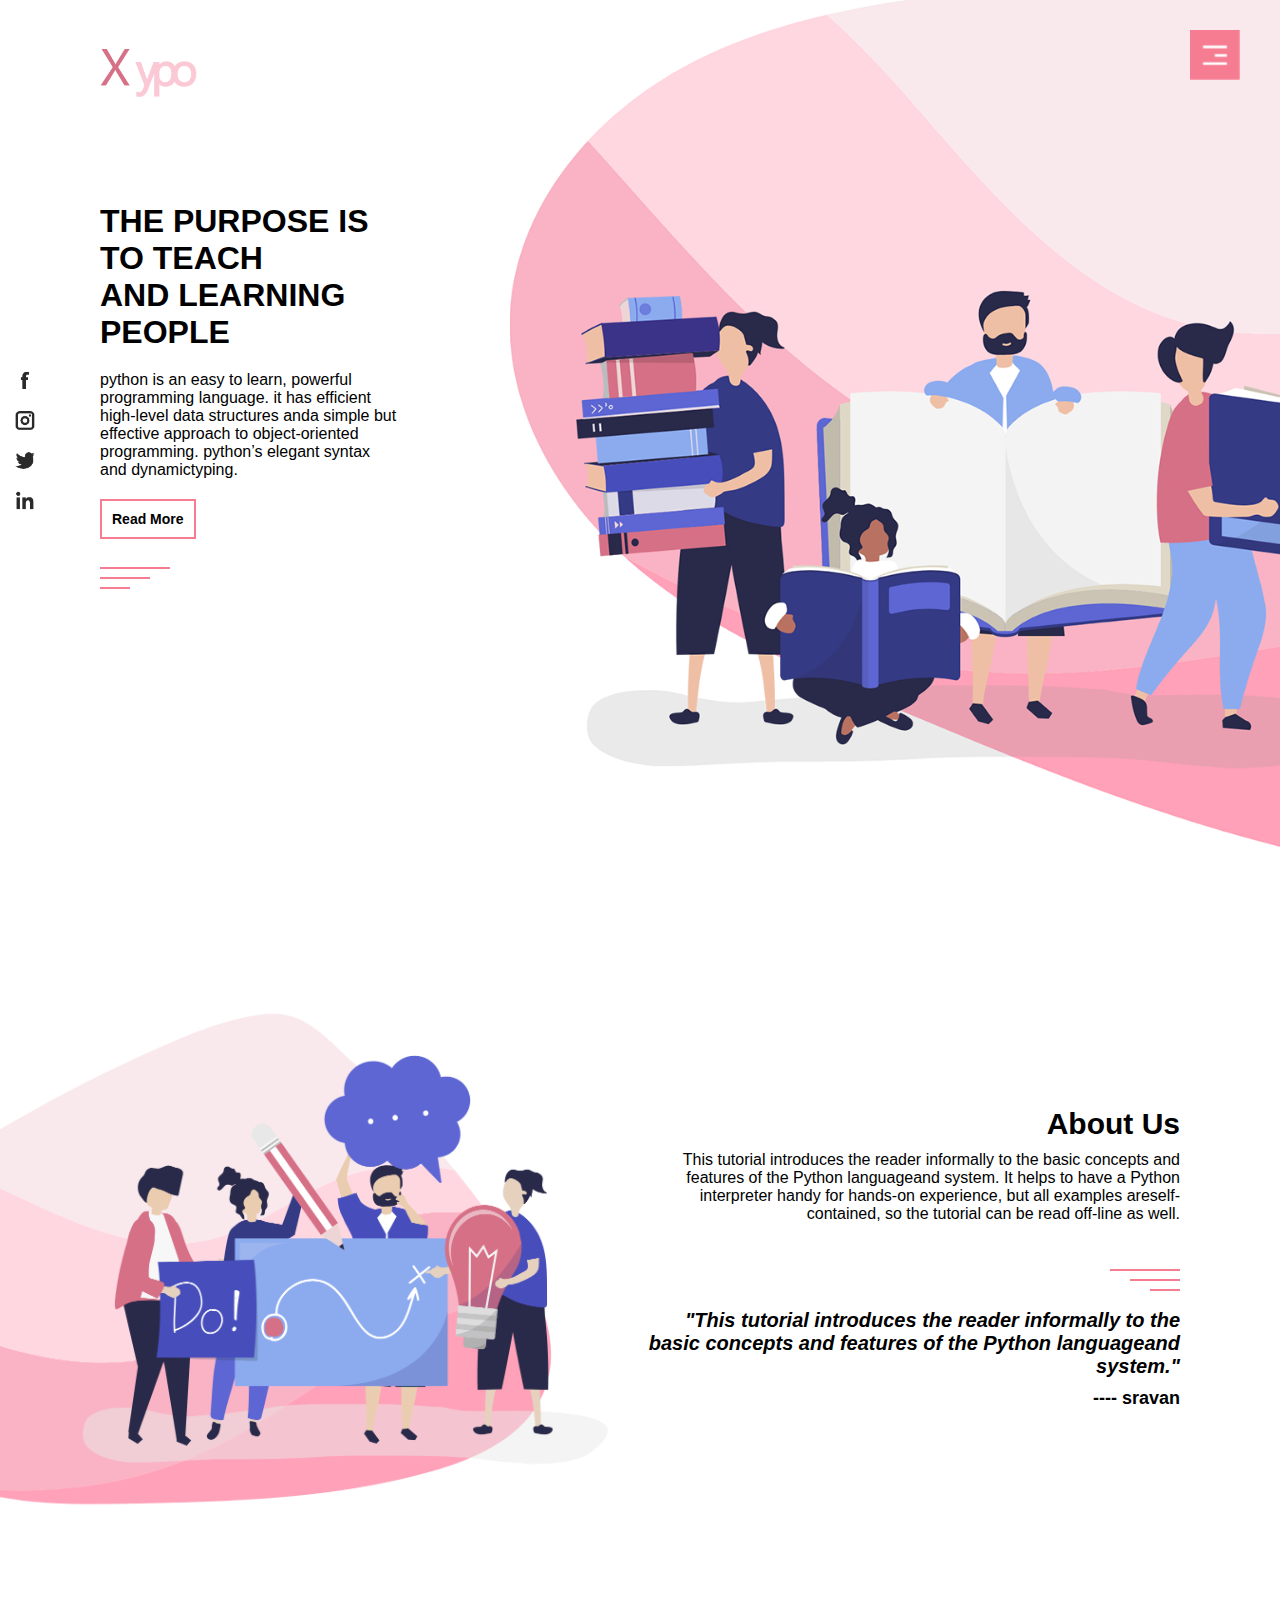
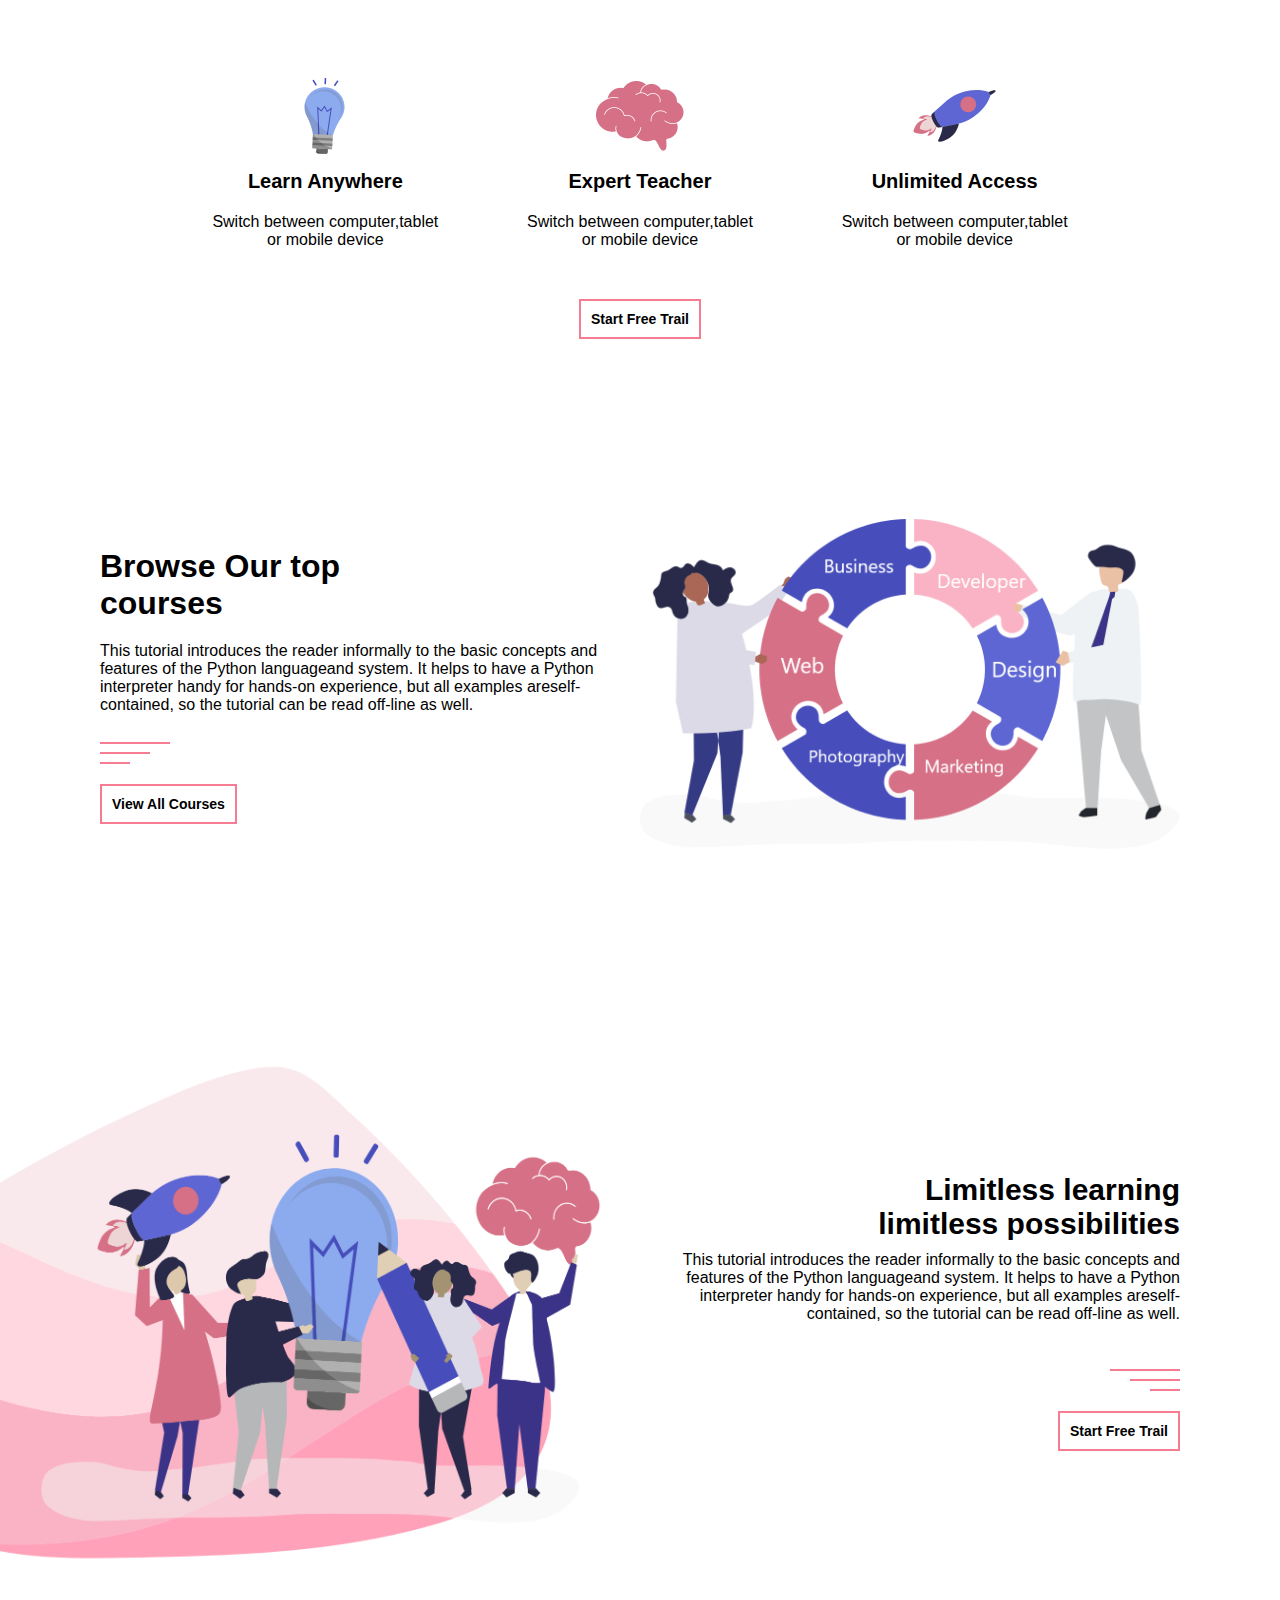
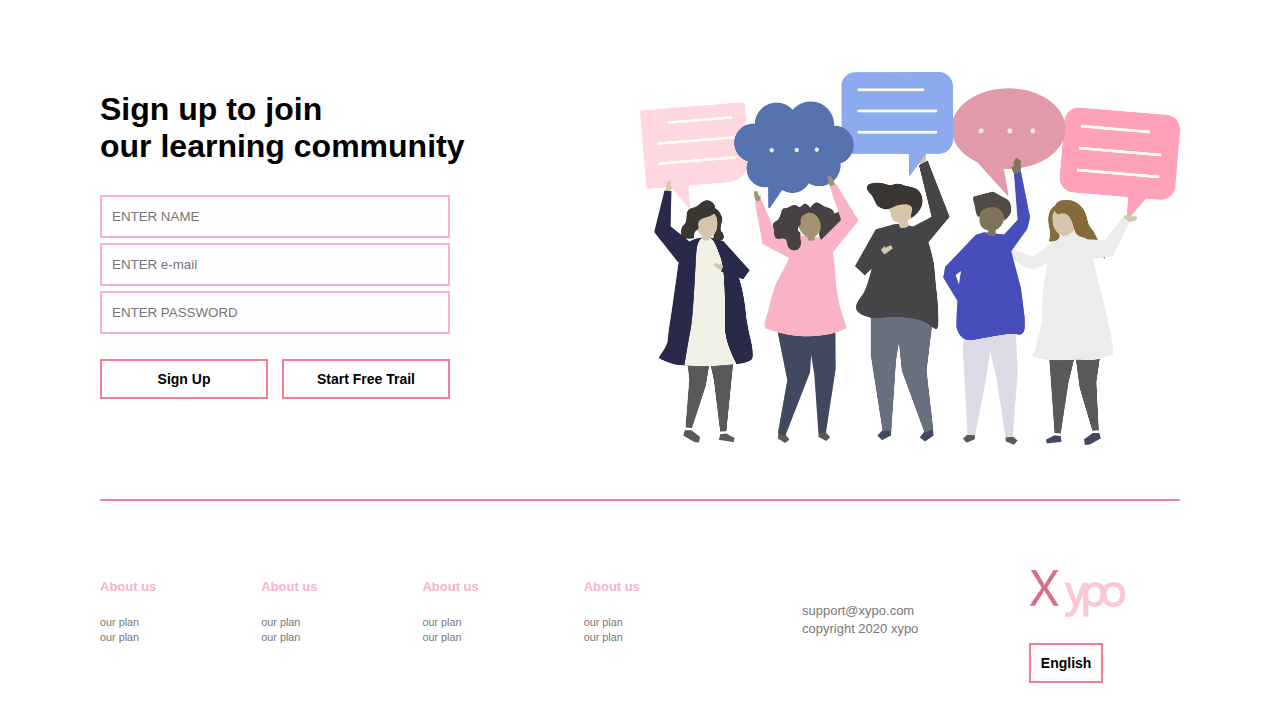
<file: full_website 2/index.html>
<!DOCTYPE html>
<html>
<head>
	<title>sample template</title>
	<meta charset="utf-8">
	<meta name="viewport" content= "width = device-width, initital-scale = 1.0">
	<link rel="stylesheet" type="text/css" href="style.css">
</head>
<body>

 <section id="header">
 	<div class="container">
 		<img src="img/logo.png" class="logo">
 		<div class="header-text">
 		      <h1> the purpose is to teach <br>and learning people</h1>
 		       <p>Python is an easy to learn, powerful programming language. It has efficient high-level data structures anda simple but effective approach to object-oriented programming. Python’s elegant syntax and dynamictyping.</p>
 		       <button class="common-btn ">Read More</button>
 		       <div class="line">
 		       	<span class="line-1"></span><br>
 		       	<span class="line-2"></span><br>
 		       	<span class="line-3"></span>
 		       	
 		       </div>
 		</div>
 		
 	</div>
 	
 </section>

       <nav id="sidenav">
       	 <ul>
       	 	<li><a href="#header">HOME</a></li>
       	 	<li><a href="#about">ABOUT US</a></li>
       	 	<li><a href="#features">FEATURES</a></li>
       	 	<li><a href="#courses">COURSES</a></li>
       	 	<li><a href="#offer">OFFER</a></li>
       	 	<li><a href="#contact">CONTACT US</a></li>
       	 </ul>
       	
       </nav>
       <img src="img/menu.png" id="menubtn">
<!-- about -->


<section id="about">
	<div class="about-left-col">
		<img src="img/about.png">
		
	</div>
	<div class="about-right-col">
		<div class="about-text">
			<h1> About Us</h1>
			<p>This tutorial introduces the reader informally to the basic concepts and features of the Python languageand system. It helps to have a Python interpreter handy for hands-on experience, but all examples areself-contained, so the tutorial can be read off-line as well.</p><br>
			<div class="line">
 		       	<span class="line-1"></span><br>
 		       	<span class="line-2"></span><br>
 		       	<span class="line-3"></span>
 		    </div><br>
			<h2>"This tutorial introduces the reader informally to the basic concepts and features of the Python languageand system."</h2>
			<h3 style="font-size: 18px;">---- sravan</h3>
            
            
 		</div>
	
    </div>
	
</section>


<!-- features -->
<section id="features">
	<div class="features-row">
		<div class="features-col">
			<img src="img/pic-1.png">
			<h4>Learn Anywhere</h4>
			<p>Switch between computer,tablet or mobile device</p>
		</div>
		<div class="features-col">
			<img src="img/pic-2.png">
			<h4>Expert Teacher</h4>

			<p>Switch between computer,tablet or mobile device</p>

			
		</div>

		<div class="features-col">
			<img src="img/pic-3.png">
			<h4>Unlimited Access</h4>

			<p>Switch between computer,tablet or mobile device</p>

			
		</div>

	</div>
	<div class="feature-btn">
		<button class="common-btn">Start Free Trail</button>
	</div>
</section>


<!-- courses-->


<section id="courses">
	<div class=" course-row">
		<div class="course-left-col">
			 <div class="course-text">
				<h1>Browse Our top <br>courses</h1>
				<p>This tutorial introduces the reader informally to the basic concepts and features of the Python languageand system. It helps to have a Python interpreter handy for hands-on experience, but all examples areself-contained, so the tutorial can be read off-line as well.</p>

			 </div>
			    <div class="line">
 		       	  <span class="line-1"></span><br>
 		       	  <span class="line-2"></span><br>
 		       	  <span class="line-3"></span>
 		       </div>

 		       	<div class="course-btn">
		            <button class="common-btn">View All Courses</button>
	           </div>
		</div>

		<div class ="course-right-col">
			<img src="img/course.png">
		</div>

	</div>

</section>


<!-- offer-->


<section id="offer">
	<div class="about-left-col">
		<img src="img/offer.png">
		
	</div>
	<div class="about-right-col">
		<div class="about-text">
			<h1> Limitless learning<br>limitless possibilities</h1>
			<p>This tutorial introduces the reader informally to the basic concepts and features of the Python languageand system. It helps to have a Python interpreter handy for hands-on experience, but all examples areself-contained, so the tutorial can be read off-line as well.</p><br>
			<div class="line">
 		       	<span class="line-1"></span><br>
 		       	<span class="line-2"></span><br>
 		       	<span class="line-3"></span>
 		    </div>
 		    <button class="common-btn">Start Free Trail</button>
            
 		</div>
	
    </div>
	
</section>


<!--contact-->

<section id="contact">
	<div class="container contact-row">
		<div class="contact-left-col">
			<h1> Sign up to join <br> our learning community</h1>
			<form>
				<input type="text" placeholder="ENTER NAME">
				<input type="text" placeholder="ENTER e-mail">
				<input type="text" placeholder="ENTER PASSWORD">
				<div class="btn-box">
					<button class="common-btn">Sign Up</button>
					<button class="common-btn">Start Free Trail</button>
				</div>

			</form>
			
		</div>
		<div class="contact-right-col">
			<img src="img/contact.png">
		</div>

	</div>
	
</section>


<!--footer-->

<section id="footer">
	<div class="container  footer-row">
		<hr>
		<div class="footer-left-col">
		  <div class="footer-links">
		  	<div class="link-title">
		  		<h4>About us</h4>
		  		<small>our plan</small><br>
		  		<small>our plan</small>

		  	</div>
		  	<div class="link-title">
		  		<h4>About us</h4>
		  		<small>our plan</small><br>
		  		<small>our plan</small>
		  		
		  	</div>
		  	<div class="link-title">
		  		<h4>About us</h4>
		  		<small>our plan</small><br>
		  		<small>our plan</small>
		  		
		  	</div>
		  	<div class="link-title">
		  		<h4>About us</h4>
		  		<small>our plan</small><br>
		  		<small>our plan</small>
		  		
		  	</div>
		  </div> 
		
		</div>
		<div class="footer-right-col">
			<div class="footer-info">
				<div class="copyright-text">
					<small>support@xypo.com</small><br>
					<small>copyright 2020 xypo</small>
				</div>
				<div class="footer-logo">
					<img src="img/logo.png">
					<button class="common-btn">English</button>

					
				</div>
			</div>
		</div>
		
	</div>
	
</section>

<!-- social icons -->

<div class="social-icons">
	<img src="img/facebook.png">
	<img src="img/instagram.png">
	<img src="img/twitter.png">
	<img src="img/linkedin.png">


</div>



<!--script-->

      <script type="text/javascript">
       	var menubtn = document.getElementById("menubtn");
       	var sidenav = document.getElementById("sidenav");
       	sidenav.style.right="-250px";
       	menubtn.onclick = function(){
       		if (sidenav.style.right == "-250px") {
       			sidenav.style.right = "0px";
       		}
       		else {
       			sidenav.style.right = "-250px";
       		}
       	}

       </script>

</body>
</html>
</file>
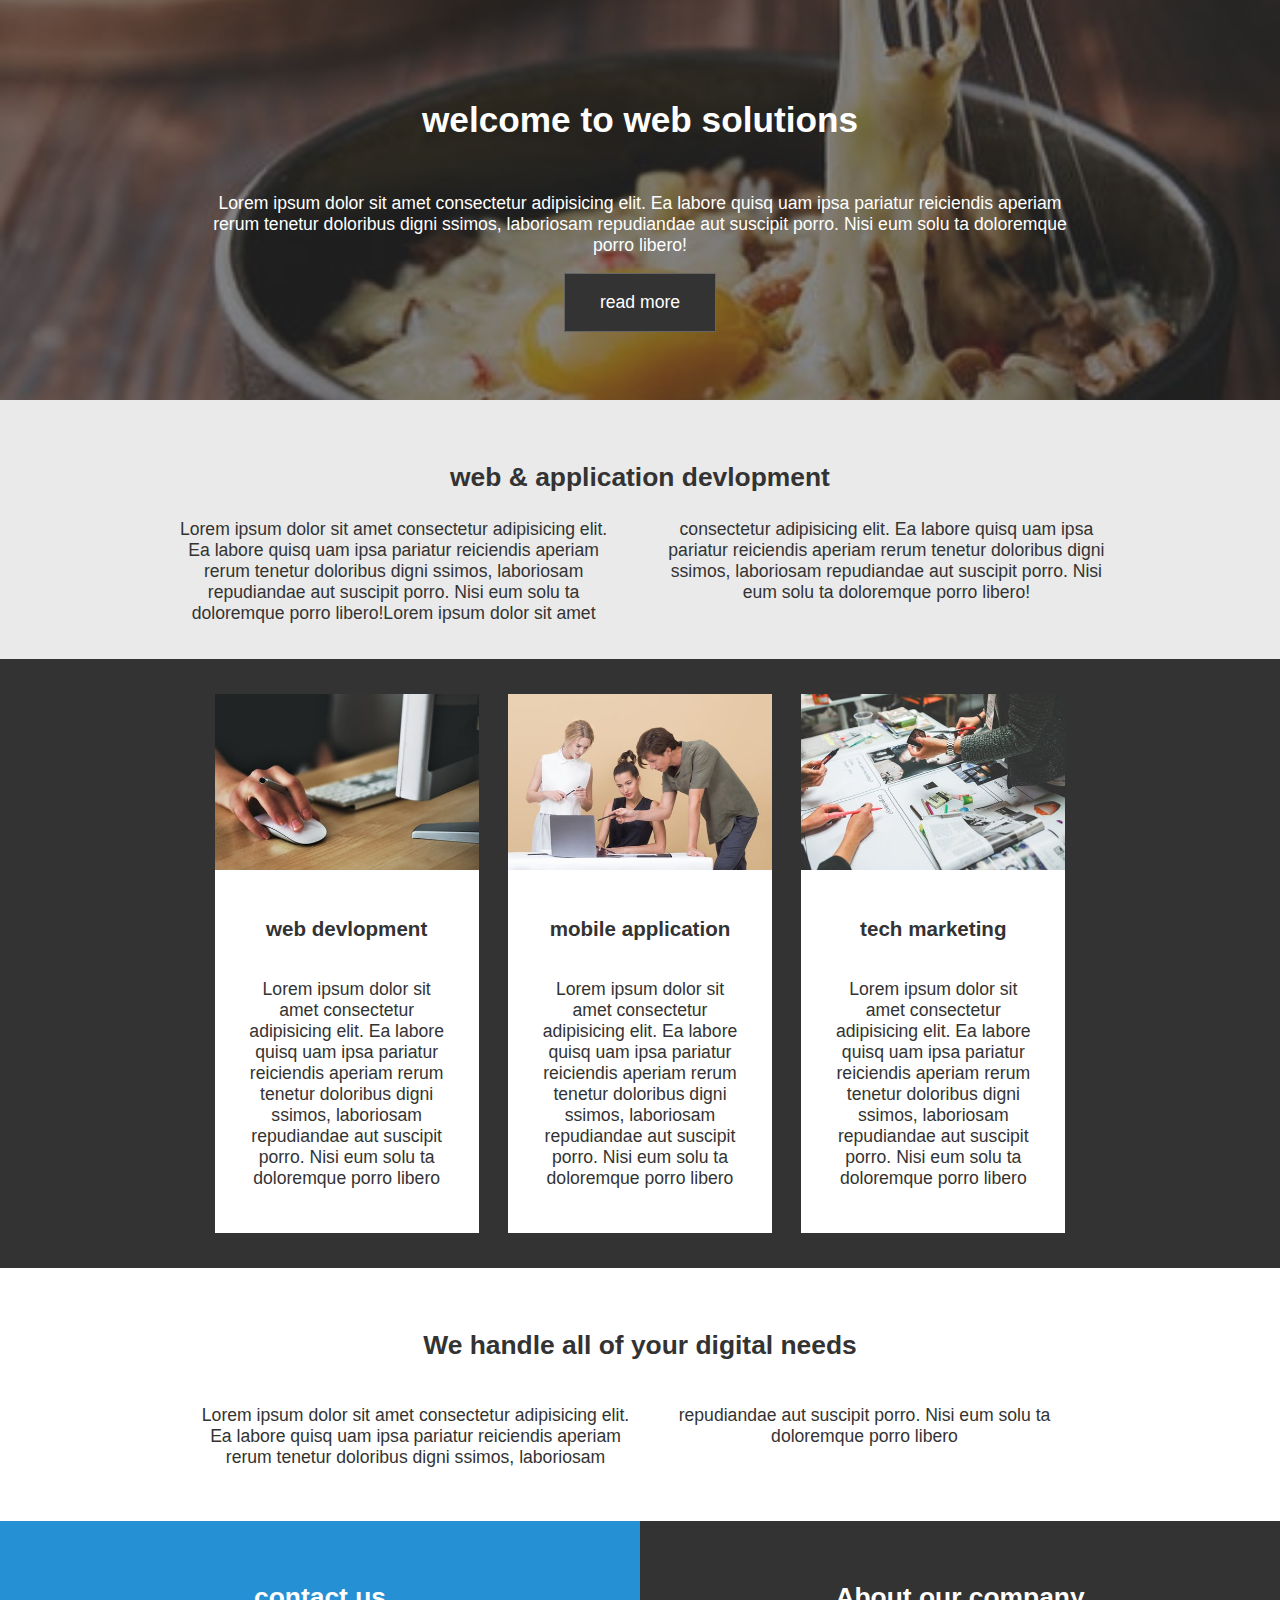
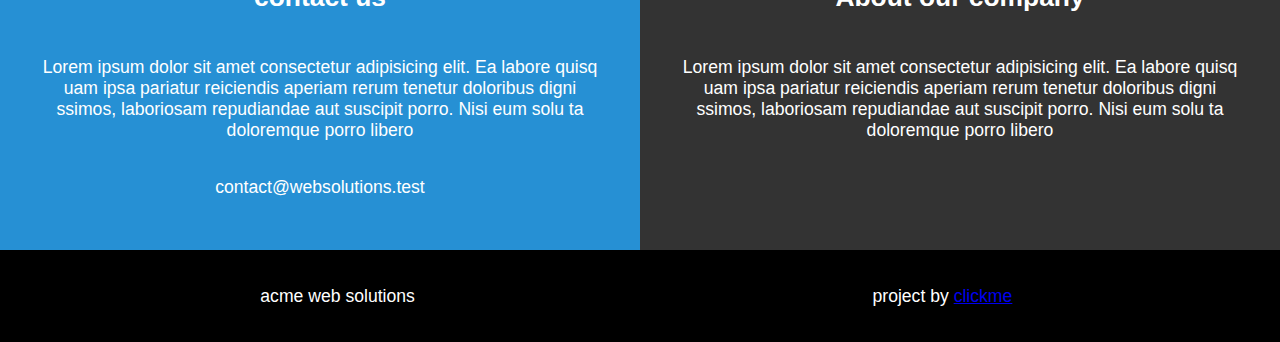
<file: full_website_3/index.html>
<!DOCTYPE html>
<html>

<head>

    <meta charset="utf-8">
    <meta name="viewport" content="width=device-width,initial-scale=1.0">
    <link rel="stylesheet" type="text/css" href="style.css">
    <title>
        web solutions
    </title>
</head>
<body>
<header id="showcase" class="grid">
    <div class="bg-img"></div>
    <div class="content-wrap">
        <h1> welcome to web solutions</h1>
        <p> Lorem ipsum dolor sit amet consectetur adipisicing elit. Ea labore quisq uam ipsa pariatur reiciendis aperiam rerum tenetur doloribus digni ssimos, laboriosam repudiandae aut suscipit porro. Nisi eum solu ta doloremque porro libero!</p>
        <a href="#section-b" class="btn"> read more</a>
    </div>
</header>
 <!--section a -->

    <section id="section-a" class="grid">
        <div class="content-wrap">
            <h2 class="content-title">web & application devlopment</h2>
            <div class="content-text">
            <p>Lorem ipsum dolor sit amet consectetur adipisicing elit. Ea labore quisq uam ipsa pariatur reiciendis aperiam rerum tenetur doloribus digni ssimos, laboriosam repudiandae aut suscipit porro. Nisi eum solu ta doloremque porro libero!Lorem ipsum dolor sit amet consectetur adipisicing elit. Ea labore quisq uam ipsa pariatur reiciendis aperiam rerum tenetur doloribus digni ssimos, laboriosam repudiandae aut suscipit porro. Nisi eum solu ta doloremque porro libero!</p>
        </div>
        </div>
</section>
         <!--section b-->
<section id="section-b" class="grid">
    <ul type="none">
        <li>
            <div class="card">
                <img src="images/img1.jpeg" alt="firstcard">
                <div class="card-content">
                    <h3 class="card-title">web devlopment</h3>
                    <p>Lorem ipsum dolor sit amet consectetur adipisicing elit. Ea labore quisq uam ipsa pariatur reiciendis aperiam rerum tenetur doloribus digni ssimos, laboriosam repudiandae aut suscipit porro. Nisi eum solu ta doloremque porro libero</p>
                </div>
            </div>
        </li>
        <li>
            <div class="card">
                <img src="images/img2.jpeg" alt="firstcard">
                <div class="card-content">
                    <h3 class="card-title">mobile application</h3>
                    <p>Lorem ipsum dolor sit amet consectetur adipisicing elit. Ea labore quisq uam ipsa pariatur reiciendis aperiam rerum tenetur doloribus digni ssimos, laboriosam repudiandae aut suscipit porro. Nisi eum solu ta doloremque porro libero</p>
                </div>
            </div>
        </li>
        <li>
            <div class="card">
                <img src="images/img3.jpg" alt="firstcard">
                <div class="card-content">
                    <h3 class="card-title">tech marketing</h3>
                    <p>Lorem ipsum dolor sit amet consectetur adipisicing elit. Ea labore quisq uam ipsa pariatur reiciendis aperiam rerum tenetur doloribus digni ssimos, laboriosam repudiandae aut suscipit porro. Nisi eum solu ta doloremque porro libero</p>
                </div>
            </div>
        </li>
    </ul>
    
</section>

<section id ="section-c" class="grid">
    <div class="content-wrap">
        <h2 class="content-title">We handle all of your digital needs</h2>
        <p>Lorem ipsum dolor sit amet consectetur adipisicing elit. Ea labore quisq uam ipsa pariatur reiciendis aperiam rerum tenetur doloribus digni ssimos, laboriosam repudiandae aut suscipit porro. Nisi eum solu ta doloremque porro libero</p>
    </div>
</section>

<section id="section-d" class="grid">
    <div class="box">
        <h2 class="content-title"> contact us</h2>
        <p>Lorem ipsum dolor sit amet consectetur adipisicing elit. Ea labore quisq uam ipsa pariatur reiciendis aperiam rerum tenetur doloribus digni ssimos, laboriosam repudiandae aut suscipit porro. Nisi eum solu ta doloremque porro libero</p>
        <p>contact@websolutions.test</p>
    </div>
    <div class="box">
        <h2 class="content-title"> About our company</h2>
        <p>Lorem ipsum dolor sit amet consectetur adipisicing elit. Ea labore quisq uam ipsa pariatur reiciendis aperiam rerum tenetur doloribus digni ssimos, laboriosam repudiandae aut suscipit porro. Nisi eum solu ta doloremque porro libero</p>
        
    </div>
</section>

 
 <!--footer-->
 <footer id="main-footer" class="grid">
     <div>acme web solutions</div>
     <div> project by <a href="sravan@gmail.com">clickme</div>
 </footer>

</body>

</html>
</file>
<file: full_website 2/style.css>
*{
	padding: 0;
	margin: 0;
font-family: sans-serif;
}
#header{
	background-image: url(img/background.png);
	height: 100vh;
	background-position: center;
	background-size: cover;
}
.container{
	margin-right: 100px;
	margin-left: 100px;
}
.logo
{
	margin-top: 30px;
	width: 100px;
}
.header-text{
	width: 300px;
	margin-top:100px;
	text-transform: uppercase;
}
.header-text p
{
	margin-top: 20px;
	text-transform: lowercase;
}
.common-btn{
	border: 2px solid #f67c92;
	margin-top: 20px;
	padding: 10px 10px;
	color: black;
	font-weight: bold;
	font-size: 14px;
	cursor: pointer;
	background: #ffff;
}
button:hover{
	background: #f67c92 ;
	color: #ffff;
	transition: all 0.10s ease-out;
	border-style: none;
}
.line{
	margin-top: 20px;
	line-height: 10px;
}

.line-1 {
	width: 70px;
	height: 2px;
	background:  #f67c92;
	display: inline-block;
 }

.line-2 {
	width: 50px;
	height: 2px;
	background:  #f67c92;
	display: inline-block;
    
}

.line-3 {
	width: 30px;
	height: 2px;
	background:  #f67c92;
	display: inline-block;
    
}




#sidenav{
	top: 0;
	right: -250px;
	z-index: 2;
	width: 200px;
	height: 100vh;
	position: fixed;
	background: #f67c92;
	transition: 0.5s;
}
nav ul li
{
	list-style: none;
	margin: 50px 20px;
}
nav ul li a
{
 text-decoration: none;
 color: #ffff;
}



#menubtn{
top: 30px;
right: 40px;
width: 50px;
position: fixed;
z-index: 2;
cursor: pointer;
}

/* about */

#about, #offer{
	padding: 100px 0;
	display: flex;
	align-items: center;
	flex-wrap: wrap;
}
.about-left-col{
	flex-basis: 50%;
}
.about-left-col img{
	width: 100%;
}
.about-right-col{
	flex-basis: 50%;
	text-align: right;
}
.about-text
{
	max-width: 600px;
	margin-right:100px;
	display: inline-block;
}
.about-text p
{
	margin-top: 10px;
}
.about-text  h1
{
	font-size: 30px;
}
.about-text h2{
	font-size: 20px;
	margin-bottom: 10px;
	font-style: italic;

}

/* features*/
#features{
	padding: 50px;
}

.features-row{
	display: flex;
	align-items: center;
	justify-content: space-around;
	width: 80%;
	margin: auto;
	flex-wrap: wrap;
}

.features-col{
	flex-basis: 25%;
	text-align: center
}
.features-col img{
	width: 100px
}
.features-col h4{
	margin-bottom: 20px;
	font-size: 20px;
	font-weight: bold;

}
.feature-btn{
	text-align: center;
	margin: 30px;
}
/* courses*/




#courses{
	
	padding:100px 100px;

}

.course-row{
	display: flex;
	align-items: center;
	flex-wrap: wrap;

}
.course-right-col{
	flex-basis: 50%
}
.course-right-col img{
	width: 100%;
}
.course-left-col{
	flex-basis: 50%;
}
.course-text{
	padding-left: 0px;
}
.course-text h1{
	margin-bottom: 20px;

}
.course-btn
{

}

/* contact*/

.contact-row{
	display: flex;
	align-items: center;
	flex-wrap: wrap;
}
.contact-left-col,.contact-right-col {
	flex-basis: 50%

}
.contact-right-col img{
	width: 100%;
}
 form{
 	width: 350px;
 	margin: 30px 0;
 }
 form input{
 	width: 100%;
 	padding: 12px 10px;
 	margin-bottom: 5px;
 	outline: none;
 	box-sizing: border-box;
 	box-shadow: none;
 	border: 2px solid #fab3c4;
 }
.btn-box
{
	width: 100%;
	display: flex;
	justify-content: space-between;

}
.btn-box button{
	flex-basis: 48%;
}


/* footer*/

#footer{
	padding: 50px 0 30px;
}
hr{
	width: 100%;
	border: 0;
	border-top: 2px solid #f67c92
}
.footer-row
{
	display: flex;
	align-items: center;
	flex-wrap: wrap;
    justify-content: space-between;
}
.footer-left-col {
	flex-basis: 50%;
	margin-top: 10px;
} 
.footer-right-col{
	flex-basis: 35%;
}

.footer-links{
	display: flex;
	flex-wrap: wrap;
	align-items: center;
	justify-content: space-between;
}

.link-title h4
{
	color: #fab3c4;
	margin-top: 30px;
	margin-bottom: 20px;

}
.link-title ,.copyright-text small
{
	font-size: 13px;
	color: #777;
}
.footer-info{

	display: flex;
	justify-content: space-between;
	flex-wrap: wrap;
	align-items: flex-start;
}
.footer-info,.copyright-text{
	margin-top: 50px;
	flex-basis: 40%;
}
.footer-logo img{
	width: 100px;
}
.copyright-text,.footer-logo{
	flex-basis: 40%;
}



/* social*/


.social-icons{
	width: 50px;
	top: 50%;
	left: 0;
	position: fixed;
	transform: translateY(-50%);
	z-index: 1;
}

.social-icons img{
	width: 20px;
	display:block;
	margin: 0 auto 20px;
	cursor: pointer;

}





@media only screen and (max-width: 770px){
	#header{
		background-image: none;
		height: 70vh;
	}

.container{
	margin-right: 50px;
	margin-left: 50px;
}
.logo
{
	margin-top: 27px;
	width: 70px;
}
.header-text{

	margin-top:100px;
	text-transform: uppercase;
}

   #menubtn{
right: 50px;
width: 40px;
}

common-btn{
	padding: 10px 16px;
	}


.about-left-col ,.about-right-col{
	flex-basis: 100%;
    
}
.about-text
{

	margin: 50px 50px 0;
}
.about-text p
{
	margin-top: 10px;
}
.about-text  h1
{
	font-size: 18px;
}
.about-text h2{
	font-size: 20px;
	margin-bottom: 10px;
	font-style: italic;

}

.features-col{
	flex-basis: 100%;
	text-align: center
	margin-bottom:20px;

}

#courses{
	padding: 30px 50px;
}

.course-right-col{
	flex-basis: 100%;
	margin-top:70px;
}
.course-left-col{
	flex-basis: 100%
}
.contact-left-col,.contact-right-col {
	flex-basis: 100%;

	}
.contact-right-col{
	margin-top: 50px;
} 
form{
 	width: 250px;
 	margin: 30px 0;
 }
.footer-left-col ,
.footer-right-col {
	flex-basis: 100%;
}

.link-title 
{
	flex-basis: 50%;
	margin-bottom:30px;
}
.link-title h4{
	margin-bottom: 10px;

}
.footer-info,.copyright-text{
	margin-top: 0px;
	flex-basis: 40%;
}








}
</file>
<file: full_website_3/style.css>
body {
    margin: 0;
    background: #333;
    color: #fff;
    font-family: sans-serif;
    font-size: 1.1em;
    text-align: center;
}
 
 img{
 	display: block;
 	width: 100%;
 	height: auto;
 }
 h1,h2,h3
 {
 	margin: 0;
 	padding: 1em 0;

 }
 p{
 	margin: 0;
 	padding: 1em 0;
 }

 .btn
 {
 	display: inline-block;
 	text-decoration: none;

 	border:.1px solid #666;
 	color: #fff;
 	background-color: #333;
 	padding: 1em 2em;
 }

 .btn:hover
 {
 	background: #eaeaea;
 	color: #333;

 }

 /* showcase*/

 #showcase{
 	min-height: 400px;
 	color: white;
 	text-align: center;
 }
  #showcase .bg-img {
 	position: absolute;
    background: url(images/background3.jpeg);
    background-repeat: no-repeat;
    background-position: center;
    background-size: cover;
    width: 100%;
    height: 400px;
    z-index: -1;
    opacity: 0.4;
}
#showcase h1
{
	padding-top: 100px;
}

/*section-a*/

#section-a{
	background: #eaeaea;
	color: #333;
	padding-bottom: 2em;
	padding-left: 1.5em;
	padding-right: 1.5em

   
}
.context-text p {
	padding: 1em;


}

/*section-b */
#section-b
{
	padding: 2em 1em 1em;
}
#section-b ul{
	padding:0px; 
	margin: 0px;
}
#section-b li
{
	margin-bottom: 1em;
	background: #fff;
	color: #333;
}
.card-content{
	padding: 1.5em;
}

/*section c*/

#section-c
{
	background: #fff;
	color: #333;
	padding: 2em;
}

/*section-d*/
#section-d .box
{
   padding: 2em;
   color: 

}
#section-d .box:first-child
{
	background: #2690d4;
}
#main-footer{
	padding: 2em;
	background: #000;
	color: #fff;
	text-align: center;
}


@media(min-width: 700px)
{
	.grid{
		display: grid;
		grid-template-columns: 1fr repeat(2, minmax(auto,25em)) 1fr ;
	}
	#section-a ,.content-text{
		columns: 2;
		column-gap: 3em;
	}
	#section-a ,.content-text p{
		padding: 0
	}
   #section-a {
   	padding: 2em;
   }
   #section-c .content-wrap p{
   	columns: 2;
   }


	.content-wrap,  #section-b ul{
		grid-column: 2/4;
	}
	
	#section-b ul {
		display: flex;
		justify-content: space-around;
	}
	#section-b li{
		width: 30%;
	}
   .box, #main-footer div{
   	grid-column: span 2;
   }

}


   
 	

  
    
 
*/
</file>
